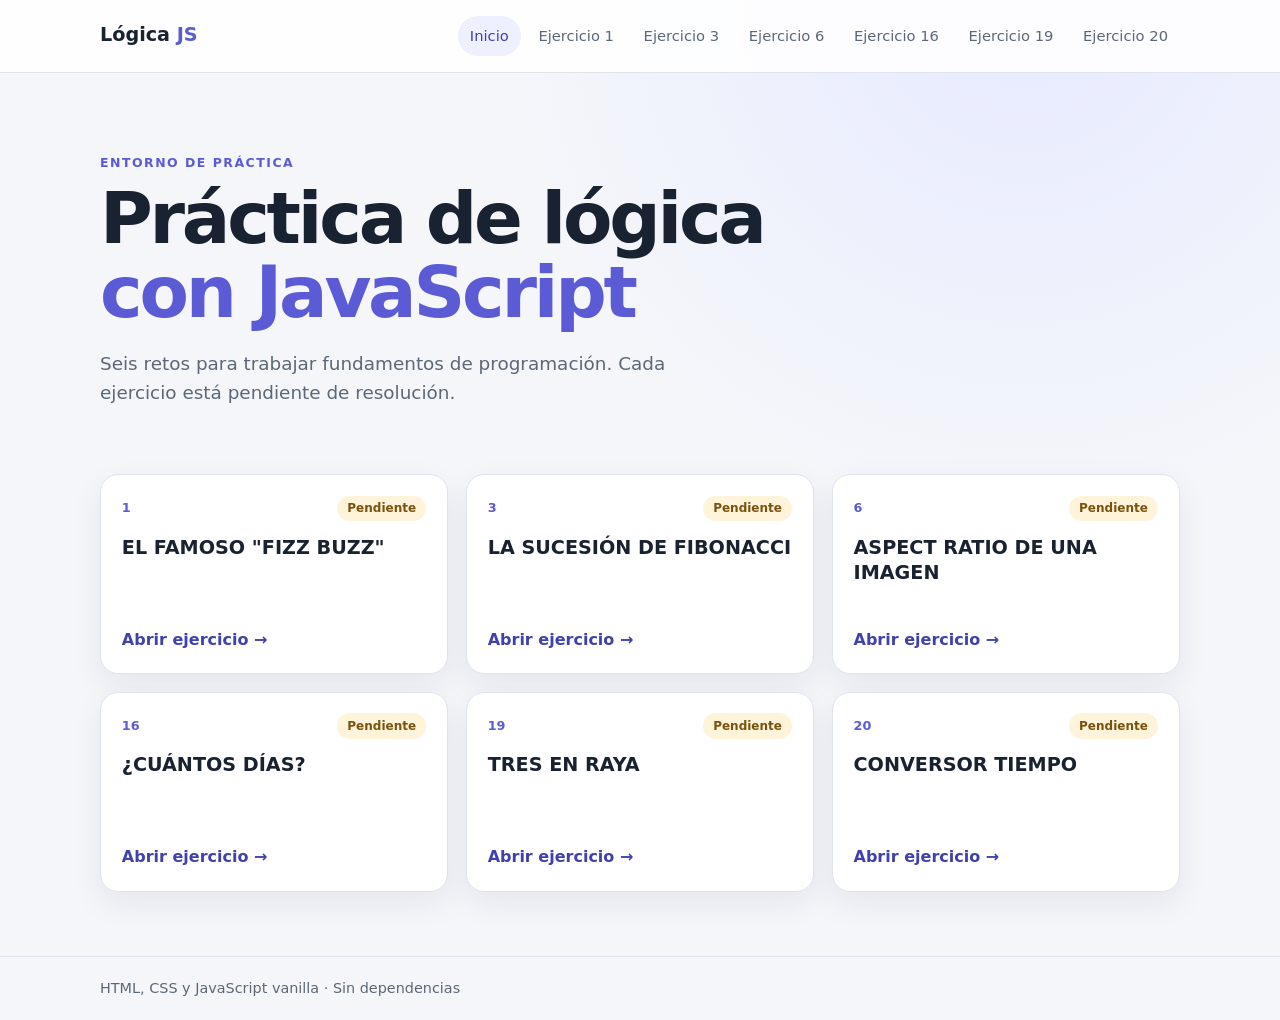
<file: index.html>
<!doctype html>
<html lang="es">
<head>
  <meta charset="utf-8"><meta name="viewport" content="width=device-width, initial-scale=1">
  <meta name="description" content="Entorno local para practicar lógica de programación con JavaScript.">
  <title>Práctica de lógica con JavaScript</title>
  <link rel="stylesheet" href="./assets/css/styles.css"><script src="./assets/js/main.js" defer></script>
</head>
<body>
  <header class="site-header"><a class="brand" href="./index.html">Lógica <span>JS</span></a><nav class="site-nav" aria-label="Navegación principal"><div class="nav-links"><a href="./index.html" aria-current="page">Inicio</a>
    <a href="./ejercicios/ejercicio-01/index.html">Ejercicio 1</a>
    <a href="./ejercicios/ejercicio-03/index.html">Ejercicio 3</a>
    <a href="./ejercicios/ejercicio-06/index.html">Ejercicio 6</a>
    <a href="./ejercicios/ejercicio-16/index.html">Ejercicio 16</a>
    <a href="./ejercicios/ejercicio-19/index.html">Ejercicio 19</a>
    <a href="./ejercicios/ejercicio-20/index.html">Ejercicio 20</a>
  </div></nav></header>
  <main class="container">
    <section class="hero"><p class="eyebrow">Entorno de práctica</p><h1>Práctica de lógica<br><span>con JavaScript</span></h1><p>Seis retos para trabajar fundamentos de programación. Cada ejercicio está pendiente de resolución.</p></section>
    <section class="exercise-grid" aria-label="Ejercicios disponibles"><a class="exercise-card" href="./ejercicios/ejercicio-01/index.html"><div class="card-top"><span class="exercise-number">1</span><span class="status" data-status-for="1">Pendiente</span></div><h2>EL FAMOSO "FIZZ BUZZ"</h2><span class="card-link-label">Abrir ejercicio <span aria-hidden="true">→</span></span></a>
      <a class="exercise-card" href="./ejercicios/ejercicio-03/index.html"><div class="card-top"><span class="exercise-number">3</span><span class="status" data-status-for="3">Pendiente</span></div><h2>LA SUCESIÓN DE FIBONACCI</h2><span class="card-link-label">Abrir ejercicio <span aria-hidden="true">→</span></span></a>
      <a class="exercise-card" href="./ejercicios/ejercicio-06/index.html"><div class="card-top"><span class="exercise-number">6</span><span class="status" data-status-for="6">Pendiente</span></div><h2>ASPECT RATIO DE UNA IMAGEN</h2><span class="card-link-label">Abrir ejercicio <span aria-hidden="true">→</span></span></a>
      <a class="exercise-card" href="./ejercicios/ejercicio-16/index.html"><div class="card-top"><span class="exercise-number">16</span><span class="status" data-status-for="16">Pendiente</span></div><h2>¿CUÁNTOS DÍAS?</h2><span class="card-link-label">Abrir ejercicio <span aria-hidden="true">→</span></span></a>
      <a class="exercise-card" href="./ejercicios/ejercicio-19/index.html"><div class="card-top"><span class="exercise-number">19</span><span class="status" data-status-for="19">Pendiente</span></div><h2>TRES EN RAYA</h2><span class="card-link-label">Abrir ejercicio <span aria-hidden="true">→</span></span></a>
      <a class="exercise-card" href="./ejercicios/ejercicio-20/index.html"><div class="card-top"><span class="exercise-number">20</span><span class="status" data-status-for="20">Pendiente</span></div><h2>CONVERSOR TIEMPO</h2><span class="card-link-label">Abrir ejercicio <span aria-hidden="true">→</span></span></a></section>
  </main>
  <footer class="site-footer"><div class="container">HTML, CSS y JavaScript vanilla · Sin dependencias</div></footer>
</body>
</html>
</file>
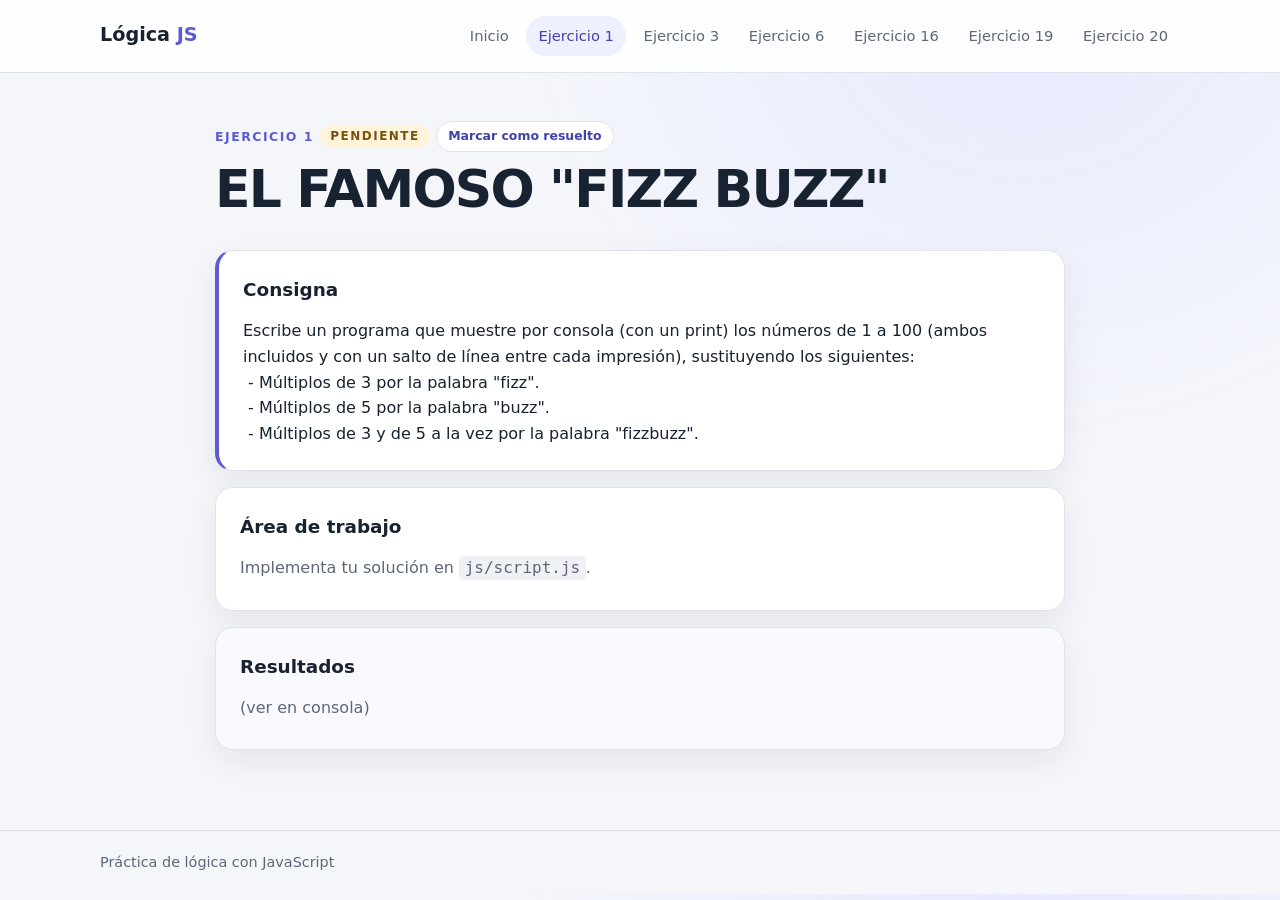
<file: ejercicios/ejercicio-01/index.html>
<!doctype html>
<html lang="es">
<head>
  <meta charset="utf-8">
  <meta name="viewport" content="width=device-width, initial-scale=1">
  <meta name="description" content="Área de práctica para el ejercicio 1: EL FAMOSO "FIZZ BUZZ".">
  <title>Ejercicio 1: EL FAMOSO "FIZZ BUZZ" | Lógica JS</title>
  <link rel="stylesheet" href="../../assets/css/styles.css">
  <link rel="stylesheet" href="./css/styles.css">
  <script src="../../assets/js/main.js" defer></script>
</head>
<body data-exercise-number="1">
  <header class="site-header"><a class="brand" href="../../index.html">Lógica <span>JS</span></a>
    <nav class="site-nav" aria-label="Navegación principal"><div class="nav-links">
      <a href="../../index.html">Inicio</a>
      <a href="../ejercicio-01/index.html" aria-current="page">Ejercicio 1</a>
      <a href="../ejercicio-03/index.html">Ejercicio 3</a>
      <a href="../ejercicio-06/index.html">Ejercicio 6</a>
      <a href="../ejercicio-16/index.html">Ejercicio 16</a>
      <a href="../ejercicio-19/index.html">Ejercicio 19</a>
      <a href="../ejercicio-20/index.html">Ejercicio 20</a>
    </div></nav>
  </header>
  <main class="container page-content">
    <p class="eyebrow">Ejercicio 1 <span class="status" data-exercise-status="1">Pendiente</span> <button class="status-toggle" type="button" data-status-toggle="1" aria-pressed="false">Marcar como resuelto</button></p>
    <h1>EL FAMOSO "FIZZ BUZZ"</h1>
    <section class="panel prompt" aria-labelledby="consigna-title"><h2 id="consigna-title">Consigna</h2>
      <div class="prompt-text"><pre>Escribe un programa que muestre por consola (con un print) los números de 1 a 100 (ambos incluidos y con un salto de línea entre cada impresión), sustituyendo los siguientes:
 - Múltiplos de 3 por la palabra "fizz".
 - Múltiplos de 5 por la palabra "buzz".
 - Múltiplos de 3 y de 5 a la vez por la palabra "fizzbuzz".</pre></div>
    </section>
    <section class="panel workspace" aria-labelledby="workspace-title"><h2 id="workspace-title">Área de trabajo</h2><p>Implementa tu solución en <code>js/script.js</code>.</p></section>
    <section class="panel result-section" aria-labelledby="result-title"><h2 id="result-title">Resultados</h2><p class="console-note">(ver en consola)</p></section>
  </main>
  <footer class="site-footer"><div class="container">Práctica de lógica con JavaScript</div></footer>
  <script src="./js/script.js"></script>
</body>
</html>
</file>
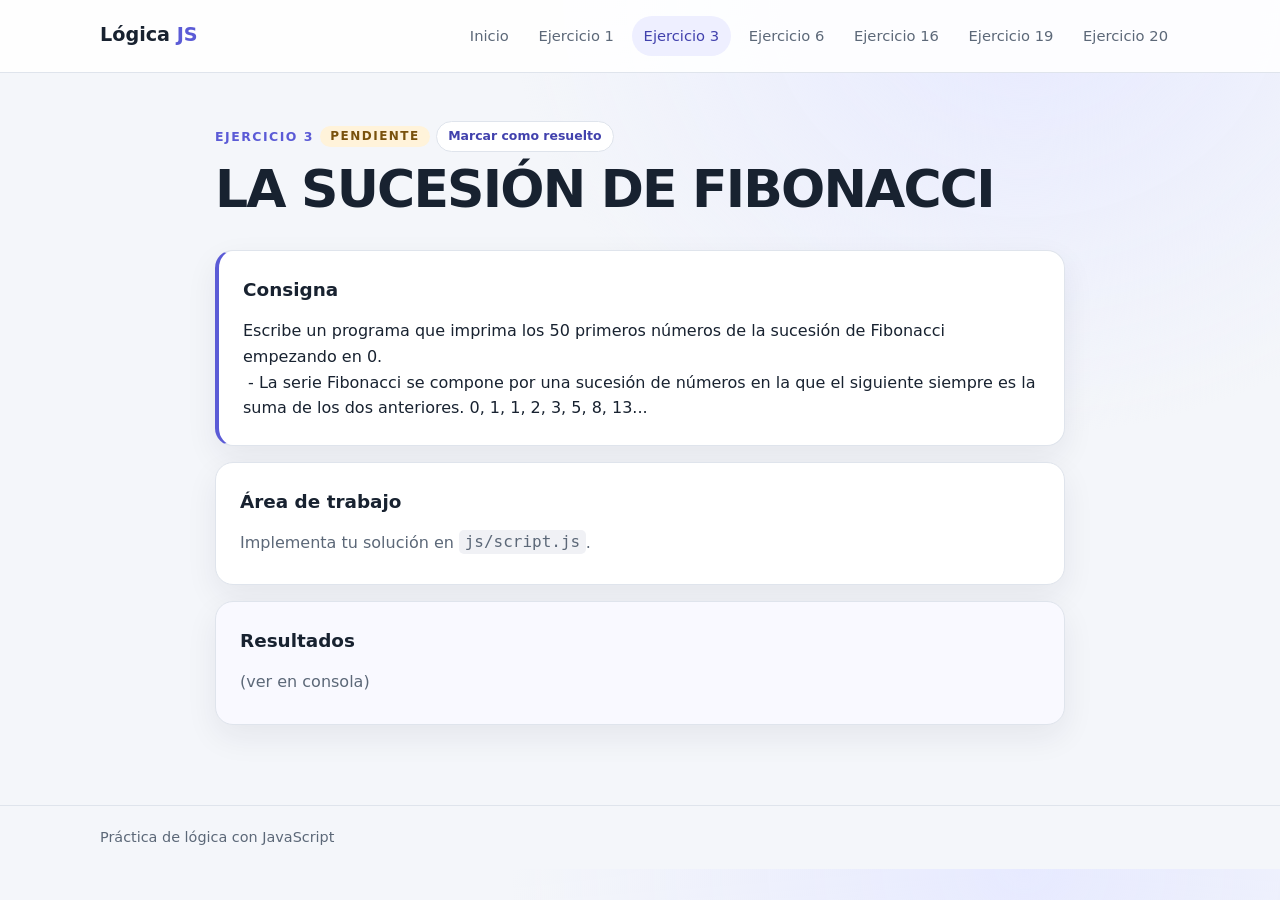
<file: ejercicios/ejercicio-03/index.html>
<!doctype html>
<html lang="es">
<head>
  <meta charset="utf-8">
  <meta name="viewport" content="width=device-width, initial-scale=1">
  <meta name="description" content="Página de práctica de un ejercicio de lógica con JavaScript.">
  <title>Ejercicio 3: LA SUCESIÓN DE FIBONACCI | Lógica JS</title>
  <link rel="stylesheet" href="../../assets/css/styles.css">
  <link rel="stylesheet" href="./css/styles.css">
  <script src="../../assets/js/main.js" defer></script>
</head>
<body data-exercise-number="3">
  <header class="site-header"><a class="brand" href="../../index.html">Lógica <span>JS</span></a>
    <nav class="site-nav" aria-label="Navegación principal"><div class="nav-links">
      <a href="../../index.html">Inicio</a>
      <a href="../ejercicio-01/index.html">Ejercicio 1</a>
      <a href="../ejercicio-03/index.html" aria-current="page">Ejercicio 3</a>
      <a href="../ejercicio-06/index.html">Ejercicio 6</a>
      <a href="../ejercicio-16/index.html">Ejercicio 16</a>
      <a href="../ejercicio-19/index.html">Ejercicio 19</a>
      <a href="../ejercicio-20/index.html">Ejercicio 20</a>
    </div></nav>
  </header>
  <main class="container page-content">
    <p class="eyebrow">Ejercicio 3 <span class="status" data-exercise-status="3">Pendiente</span> <button class="status-toggle" type="button" data-status-toggle="3" aria-pressed="false">Marcar como resuelto</button></p>
    <h1>LA SUCESIÓN DE FIBONACCI</h1>
    <section class="panel prompt" aria-labelledby="consigna-title"><h2 id="consigna-title">Consigna</h2>
      <div class="prompt-text"><pre>Escribe un programa que imprima los 50 primeros números de la sucesión de Fibonacci empezando en 0.
 - La serie Fibonacci se compone por una sucesión de números en la que el siguiente siempre es la suma de los dos anteriores. 0, 1, 1, 2, 3, 5, 8, 13...</pre></div>
    </section>
    <section class="panel workspace" aria-labelledby="workspace-title"><h2 id="workspace-title">Área de trabajo</h2><p>Implementa tu solución en <code>js/script.js</code>.</p></section>
    <section class="panel result-section" aria-labelledby="result-title"><h2 id="result-title">Resultados</h2><p class="console-note">(ver en consola)</p></section>
  </main>
  <footer class="site-footer"><div class="container">Práctica de lógica con JavaScript</div></footer>
  <script src="./js/script.js"></script>
</body>
</html>
</file>
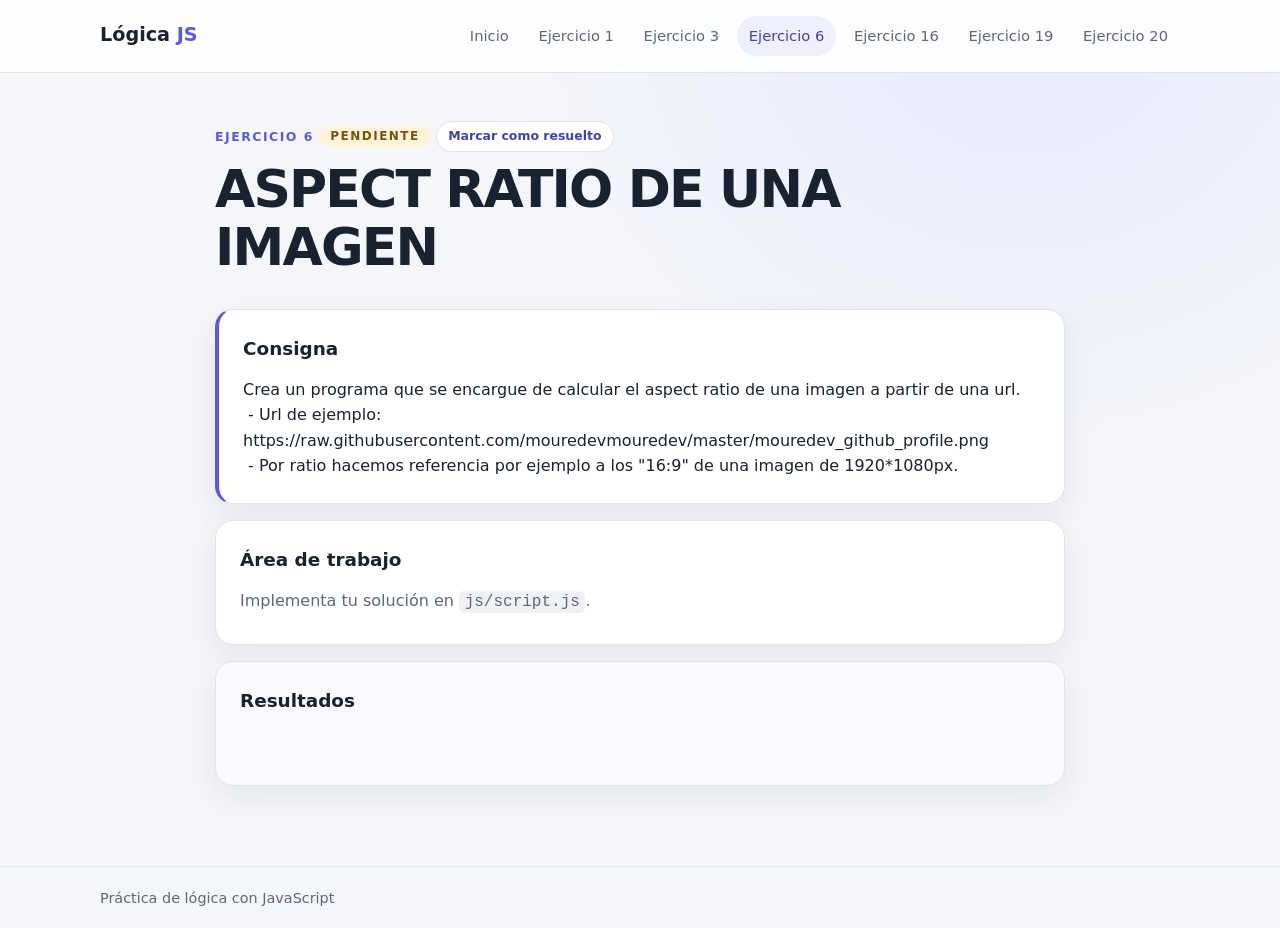
<file: ejercicios/ejercicio-06/index.html>
<!doctype html>
<html lang="es">
<head>
  <meta charset="utf-8">
  <meta name="viewport" content="width=device-width, initial-scale=1">
  <meta name="description" content="Página de práctica de un ejercicio de lógica con JavaScript.">
  <title>Ejercicio 6: ASPECT RATIO DE UNA IMAGEN | Lógica JS</title>
  <link rel="stylesheet" href="../../assets/css/styles.css">
  <link rel="stylesheet" href="./css/styles.css">
  <script src="../../assets/js/main.js" defer></script>
</head>
<body data-exercise-number="6">
  <header class="site-header"><a class="brand" href="../../index.html">Lógica <span>JS</span></a>
    <nav class="site-nav" aria-label="Navegación principal"><div class="nav-links">
      <a href="../../index.html">Inicio</a>
      <a href="../ejercicio-01/index.html">Ejercicio 1</a>
      <a href="../ejercicio-03/index.html">Ejercicio 3</a>
      <a href="../ejercicio-06/index.html" aria-current="page">Ejercicio 6</a>
      <a href="../ejercicio-16/index.html">Ejercicio 16</a>
      <a href="../ejercicio-19/index.html">Ejercicio 19</a>
      <a href="../ejercicio-20/index.html">Ejercicio 20</a>
    </div></nav>
  </header>
  <main class="container page-content">
    <p class="eyebrow">Ejercicio 6 <span class="status" data-exercise-status="6">Pendiente</span> <button class="status-toggle" type="button" data-status-toggle="6" aria-pressed="false">Marcar como resuelto</button></p>
    <h1>ASPECT RATIO DE UNA IMAGEN</h1>
    <section class="panel prompt" aria-labelledby="consigna-title"><h2 id="consigna-title">Consigna</h2>
      <div class="prompt-text"><pre>Crea un programa que se encargue de calcular el aspect ratio de una imagen a partir de una url.
 - Url de ejemplo:
https://raw.githubusercontent.com/mouredevmouredev/master/mouredev_github_profile.png
 - Por ratio hacemos referencia por ejemplo a los "16:9" de una imagen de 1920*1080px.</pre></div>
    </section>
    <section class="panel workspace" aria-labelledby="workspace-title"><h2 id="workspace-title">Área de trabajo</h2><p>Implementa tu solución en <code>js/script.js</code>.</p></section>
    <section class="panel result-section" aria-labelledby="result-title"><h2 id="result-title">Resultados</h2><div id="resultado" aria-live="polite"></div></section>
  </main>
  <footer class="site-footer"><div class="container">Práctica de lógica con JavaScript</div></footer>
  <script src="./js/script.js"></script>
</body>
</html>
</file>
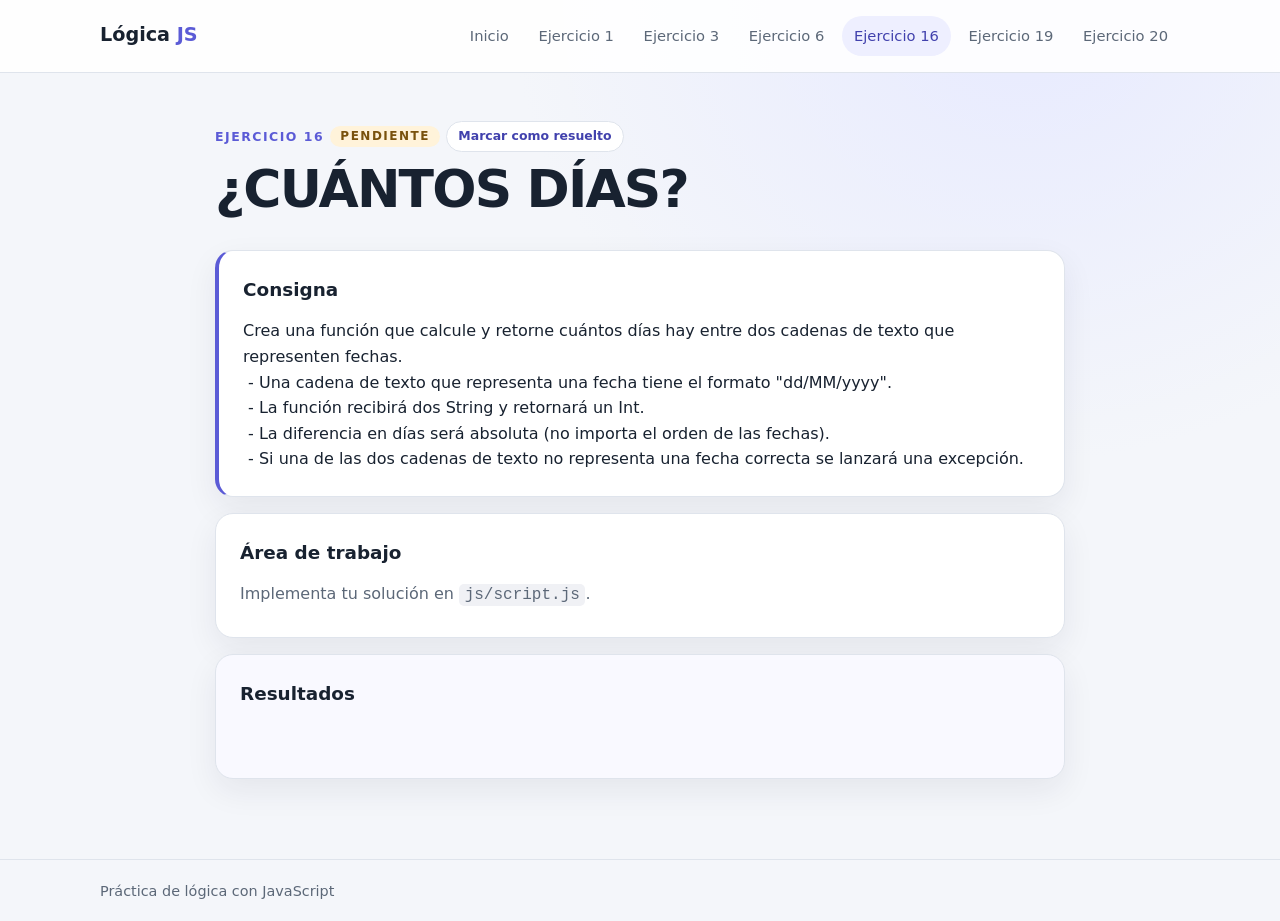
<file: ejercicios/ejercicio-16/index.html>
<!doctype html>
<html lang="es">
<head>
  <meta charset="utf-8">
  <meta name="viewport" content="width=device-width, initial-scale=1">
  <meta name="description" content="Página de práctica de un ejercicio de lógica con JavaScript.">
  <title>Ejercicio 16: ¿CUÁNTOS DÍAS? | Lógica JS</title>
  <link rel="stylesheet" href="../../assets/css/styles.css">
  <link rel="stylesheet" href="./css/styles.css">
  <script src="../../assets/js/main.js" defer></script>
</head>
<body data-exercise-number="16">
  <header class="site-header"><a class="brand" href="../../index.html">Lógica <span>JS</span></a>
    <nav class="site-nav" aria-label="Navegación principal"><div class="nav-links">
      <a href="../../index.html">Inicio</a>
      <a href="../ejercicio-01/index.html">Ejercicio 1</a>
      <a href="../ejercicio-03/index.html">Ejercicio 3</a>
      <a href="../ejercicio-06/index.html">Ejercicio 6</a>
      <a href="../ejercicio-16/index.html" aria-current="page">Ejercicio 16</a>
      <a href="../ejercicio-19/index.html">Ejercicio 19</a>
      <a href="../ejercicio-20/index.html">Ejercicio 20</a>
    </div></nav>
  </header>
  <main class="container page-content">
    <p class="eyebrow">Ejercicio 16 <span class="status" data-exercise-status="16">Pendiente</span> <button class="status-toggle" type="button" data-status-toggle="16" aria-pressed="false">Marcar como resuelto</button></p>
    <h1>¿CUÁNTOS DÍAS?</h1>
    <section class="panel prompt" aria-labelledby="consigna-title"><h2 id="consigna-title">Consigna</h2>
      <div class="prompt-text"><pre>Crea una función que calcule y retorne cuántos días hay entre dos cadenas de texto que representen fechas.
 - Una cadena de texto que representa una fecha tiene el formato "dd/MM/yyyy".
 - La función recibirá dos String y retornará un Int.
 - La diferencia en días será absoluta (no importa el orden de las fechas).
 - Si una de las dos cadenas de texto no representa una fecha correcta se lanzará una excepción.</pre></div>
    </section>
    <section class="panel workspace" aria-labelledby="workspace-title"><h2 id="workspace-title">Área de trabajo</h2><p>Implementa tu solución en <code>js/script.js</code>.</p></section>
    <section class="panel result-section" aria-labelledby="result-title"><h2 id="result-title">Resultados</h2><div id="resultado" aria-live="polite"></div></section>
  </main>
  <footer class="site-footer"><div class="container">Práctica de lógica con JavaScript</div></footer>
  <script src="./js/script.js"></script>
</body>
</html>
</file>
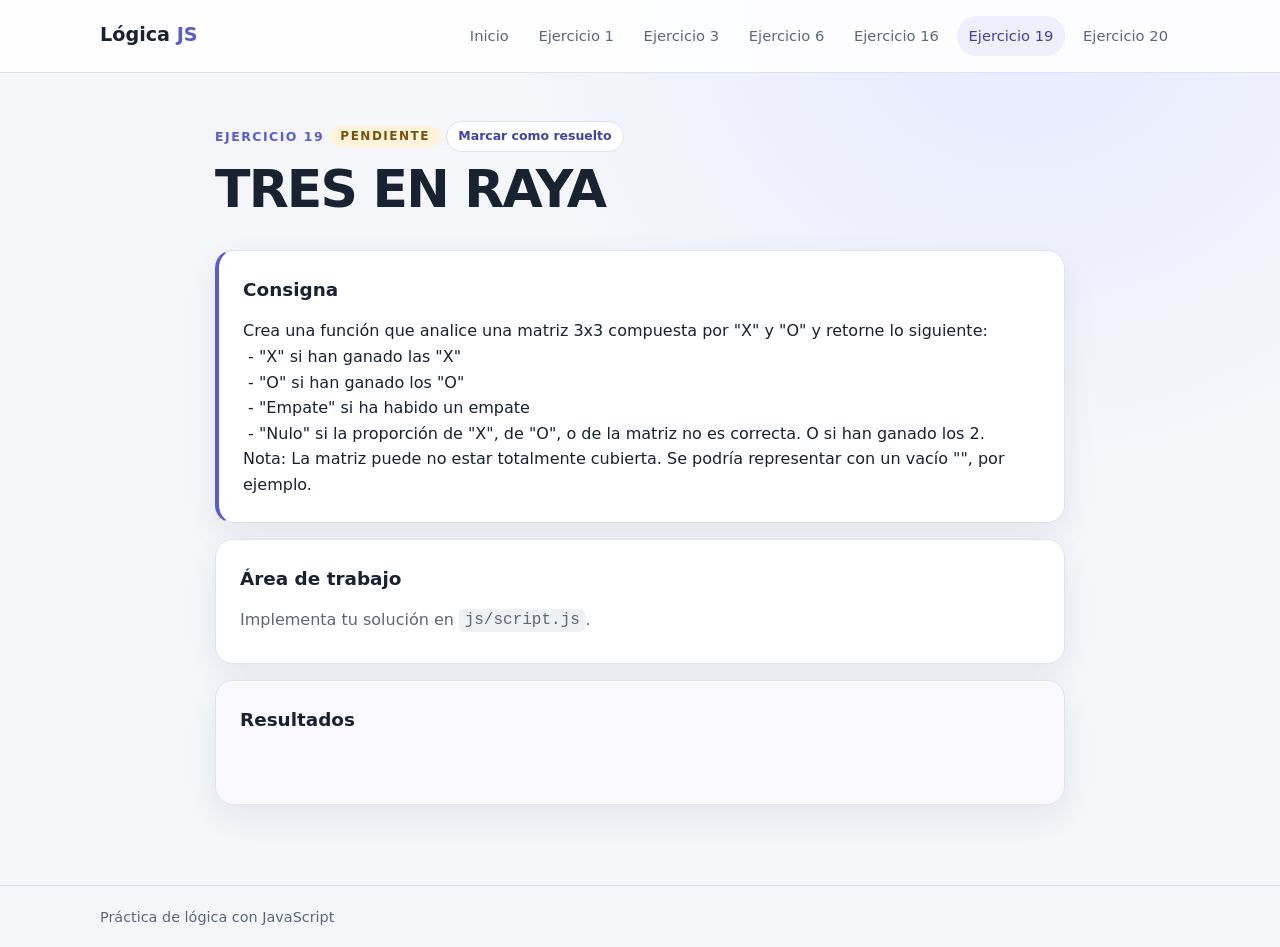
<file: ejercicios/ejercicio-19/index.html>
<!doctype html>
<html lang="es">
<head>
  <meta charset="utf-8">
  <meta name="viewport" content="width=device-width, initial-scale=1">
  <meta name="description" content="Página de práctica de un ejercicio de lógica con JavaScript.">
  <title>Ejercicio 19: TRES EN RAYA | Lógica JS</title>
  <link rel="stylesheet" href="../../assets/css/styles.css">
  <link rel="stylesheet" href="./css/styles.css">
  <script src="../../assets/js/main.js" defer></script>
</head>
<body data-exercise-number="19">
  <header class="site-header"><a class="brand" href="../../index.html">Lógica <span>JS</span></a>
    <nav class="site-nav" aria-label="Navegación principal"><div class="nav-links">
      <a href="../../index.html">Inicio</a>
      <a href="../ejercicio-01/index.html">Ejercicio 1</a>
      <a href="../ejercicio-03/index.html">Ejercicio 3</a>
      <a href="../ejercicio-06/index.html">Ejercicio 6</a>
      <a href="../ejercicio-16/index.html">Ejercicio 16</a>
      <a href="../ejercicio-19/index.html" aria-current="page">Ejercicio 19</a>
      <a href="../ejercicio-20/index.html">Ejercicio 20</a>
    </div></nav>
  </header>
  <main class="container page-content">
    <p class="eyebrow">Ejercicio 19 <span class="status" data-exercise-status="19">Pendiente</span> <button class="status-toggle" type="button" data-status-toggle="19" aria-pressed="false">Marcar como resuelto</button></p>
    <h1>TRES EN RAYA</h1>
    <section class="panel prompt" aria-labelledby="consigna-title"><h2 id="consigna-title">Consigna</h2>
      <div class="prompt-text"><pre>Crea una función que analice una matriz 3x3 compuesta por "X" y "O" y retorne lo siguiente:
 - "X" si han ganado las "X"
 - "O" si han ganado los "O"
 - "Empate" si ha habido un empate
 - "Nulo" si la proporción de "X", de "O", o de la matriz no es correcta. O si han ganado los 2.
Nota: La matriz puede no estar totalmente cubierta. Se podría representar con un vacío "", por ejemplo.</pre></div>
    </section>
    <section class="panel workspace" aria-labelledby="workspace-title"><h2 id="workspace-title">Área de trabajo</h2><p>Implementa tu solución en <code>js/script.js</code>.</p></section>
    <section class="panel result-section" aria-labelledby="result-title"><h2 id="result-title">Resultados</h2><div id="resultado" aria-live="polite"></div></section>
  </main>
  <footer class="site-footer"><div class="container">Práctica de lógica con JavaScript</div></footer>
  <script src="./js/script.js"></script>
</body>
</html>
</file>
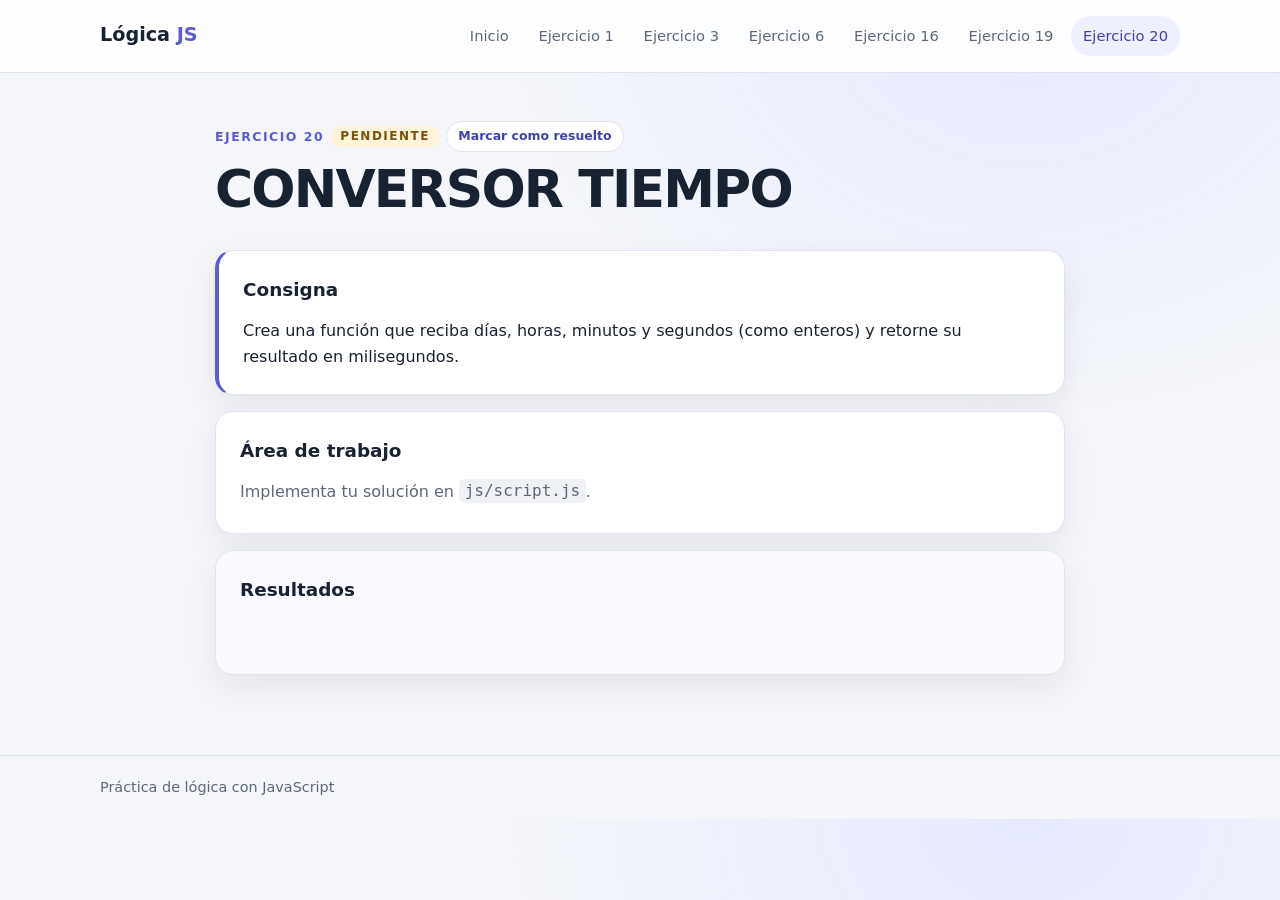
<file: ejercicios/ejercicio-20/index.html>
<!doctype html>
<html lang="es">
<head>
  <meta charset="utf-8">
  <meta name="viewport" content="width=device-width, initial-scale=1">
  <meta name="description" content="Página de práctica de un ejercicio de lógica con JavaScript.">
  <title>Ejercicio 20: CONVERSOR TIEMPO | Lógica JS</title>
  <link rel="stylesheet" href="../../assets/css/styles.css">
  <link rel="stylesheet" href="./css/styles.css">
  <script src="../../assets/js/main.js" defer></script>
</head>
<body data-exercise-number="20">
  <header class="site-header"><a class="brand" href="../../index.html">Lógica <span>JS</span></a>
    <nav class="site-nav" aria-label="Navegación principal"><div class="nav-links">
      <a href="../../index.html">Inicio</a>
      <a href="../ejercicio-01/index.html">Ejercicio 1</a>
      <a href="../ejercicio-03/index.html">Ejercicio 3</a>
      <a href="../ejercicio-06/index.html">Ejercicio 6</a>
      <a href="../ejercicio-16/index.html">Ejercicio 16</a>
      <a href="../ejercicio-19/index.html">Ejercicio 19</a>
      <a href="../ejercicio-20/index.html" aria-current="page">Ejercicio 20</a>
    </div></nav>
  </header>
  <main class="container page-content">
    <p class="eyebrow">Ejercicio 20 <span class="status" data-exercise-status="20">Pendiente</span> <button class="status-toggle" type="button" data-status-toggle="20" aria-pressed="false">Marcar como resuelto</button></p>
    <h1>CONVERSOR TIEMPO</h1>
    <section class="panel prompt" aria-labelledby="consigna-title"><h2 id="consigna-title">Consigna</h2>
      <div class="prompt-text"><pre>Crea una función que reciba días, horas, minutos y segundos (como enteros) y retorne su resultado en milisegundos.</pre></div>
    </section>
    <section class="panel workspace" aria-labelledby="workspace-title"><h2 id="workspace-title">Área de trabajo</h2><p>Implementa tu solución en <code>js/script.js</code>.</p></section>
    <section class="panel result-section" aria-labelledby="result-title"><h2 id="result-title">Resultados</h2><div id="resultado" aria-live="polite"></div></section>
  </main>
  <footer class="site-footer"><div class="container">Práctica de lógica con JavaScript</div></footer>
  <script src="./js/script.js"></script>
</body>
</html>
</file>
<file: assets/css/styles.css>
:root{color-scheme:light;--color-bg:#f4f6fa;--color-surface:#fff;--color-text:#182230;--color-muted:#5c6878;--color-accent:#5b5bd6;--color-accent-dark:#4141ad;--color-border:#dfe4ec;--color-soft:#eeefff;--font-body:system-ui,-apple-system,"Segoe UI",sans-serif;--space-1:.5rem;--space-2:1rem;--space-3:1.5rem;--space-4:2rem;--radius:18px;--shadow:0 12px 32px rgba(25,35,60,.07);--content-width:1080px}
*{box-sizing:border-box}body{margin:0;background:radial-gradient(ellipse at 80% 0,#e7eaff 0,transparent 32rem),var(--color-bg);color:var(--color-text);font:16px/1.6 var(--font-body)}a{color:var(--color-accent-dark)}a:focus-visible{outline:3px solid #f2a93b;outline-offset:3px}.container{width:min(var(--content-width),calc(100% - 2rem));margin-inline:auto}.site-header{display:flex;align-items:center;justify-content:space-between;gap:1.5rem;padding:1rem max(1rem,calc((100% - var(--content-width))/2));border-bottom:1px solid var(--color-border);background:rgba(255,255,255,.9)}.brand{font-size:1.2rem;font-weight:800;text-decoration:none;color:var(--color-text);white-space:nowrap}.brand span,.hero h1 span{color:var(--color-accent)}.nav-links{display:flex;gap:.35rem;overflow-x:auto;scrollbar-width:thin}.nav-links a{padding:.5rem .75rem;border-radius:999px;color:var(--color-muted);text-decoration:none;white-space:nowrap;font-size:.92rem}.nav-links a:hover,.nav-links a[aria-current=page]{background:var(--color-soft);color:var(--color-accent-dark)}.hero{padding:5rem 0 3rem;max-width:700px}.eyebrow{text-transform:uppercase;letter-spacing:.12em;font-size:.78rem;font-weight:800;color:var(--color-accent);margin:0 0 .5rem}.hero h1{font-size:clamp(2.6rem,6vw,4.5rem);line-height:1.04;letter-spacing:-.045em;margin:.3rem 0 1rem}.hero>p:last-child{font-size:1.15rem;color:var(--color-muted);max-width:580px}.exercise-grid{display:grid;grid-template-columns:repeat(3,minmax(0,1fr));gap:1.1rem;padding-bottom:4rem}.exercise-card,.panel{background:var(--color-surface);border:1px solid var(--color-border);border-radius:var(--radius);box-shadow:var(--shadow)}.exercise-card{padding:1.3rem;display:flex;min-height:200px;flex-direction:column;align-items:flex-start;color:var(--color-text);text-decoration:none;transition:transform .5s ease,box-shadow .5s ease}.exercise-card:hover{transform:scale(1.025);box-shadow:0 18px 38px rgba(25,35,60,.14);z-index:1}.exercise-card:focus-visible{outline:3px solid #f2a93b;outline-offset:3px}.card-top{width:100%;display:flex;align-items:center;justify-content:space-between}.exercise-number{font-size:.8rem;font-weight:800;color:var(--color-accent)}.status{border-radius:999px;background:#fff3da;color:#79520d;padding:.2rem .65rem;font-size:.75rem;font-weight:700}.exercise-card h2{font-size:1.2rem;line-height:1.3;margin:.9rem 0 1.2rem}.card-link-label{margin-top:auto;color:var(--color-accent-dark);font-weight:700}.page-content{padding:3rem 0 4rem;max-width:850px}.page-content h1{font-size:clamp(2rem,5vw,3.25rem);line-height:1.12;letter-spacing:-.035em;margin:.25rem 0 2rem}.panel{padding:1.5rem;margin:1rem 0}.panel h2{font-size:1.15rem;margin:0 0 .85rem}.prompt{border-left:4px solid var(--color-accent)}.prompt-text pre{font:inherit;white-space:pre-wrap;margin:0}.workspace p,.console-note{color:var(--color-muted);margin:.3rem 0}.result-section{background:#f9f9ff;min-height:120px}.result-section #resultado{min-height:2rem}.site-footer{border-top:1px solid var(--color-border);color:var(--color-muted);padding:1.25rem 0;font-size:.9rem}code{background:#f0f1f5;padding:.15rem .35rem;border-radius:5px}
@media(max-width:800px){.exercise-grid{grid-template-columns:repeat(2,minmax(0,1fr))}.site-header{align-items:flex-start;flex-direction:column;gap:.5rem}.nav-links{max-width:calc(100vw - 2rem)}}@media(max-width:520px){.exercise-grid{grid-template-columns:1fr}.hero{padding:3rem 0 2rem}.panel{padding:1.1rem}.page-content{padding-top:2rem}}

.status--resolved{background:#dcf5e8;color:#17643a}


.status-toggle{border:1px solid var(--color-border);border-radius:999px;background:var(--color-surface);color:var(--color-accent-dark);padding:.3rem .7rem;font:inherit;font-size:.78rem;font-weight:700;cursor:pointer}.status-toggle:hover{background:var(--color-soft)}.status-toggle:focus-visible{outline:3px solid #f2a93b;outline-offset:3px}
</file>
<file: ejercicios/ejercicio-01/css/styles.css>
/* Estilos adicionales de este ejercicio, si fueran necesarios. */
</file>
<file: ejercicios/ejercicio-03/css/styles.css>
/* Estilos adicionales de este ejercicio, si fueran necesarios. */
</file>
<file: ejercicios/ejercicio-06/css/styles.css>
/* Estilos adicionales de este ejercicio, si fueran necesarios. */
</file>
<file: ejercicios/ejercicio-16/css/styles.css>
/* Estilos adicionales de este ejercicio, si fueran necesarios. */
</file>
<file: ejercicios/ejercicio-19/css/styles.css>
/* Estilos adicionales de este ejercicio, si fueran necesarios. */
</file>
<file: ejercicios/ejercicio-20/css/styles.css>
/* Estilos adicionales de este ejercicio, si fueran necesarios. */
</file>
